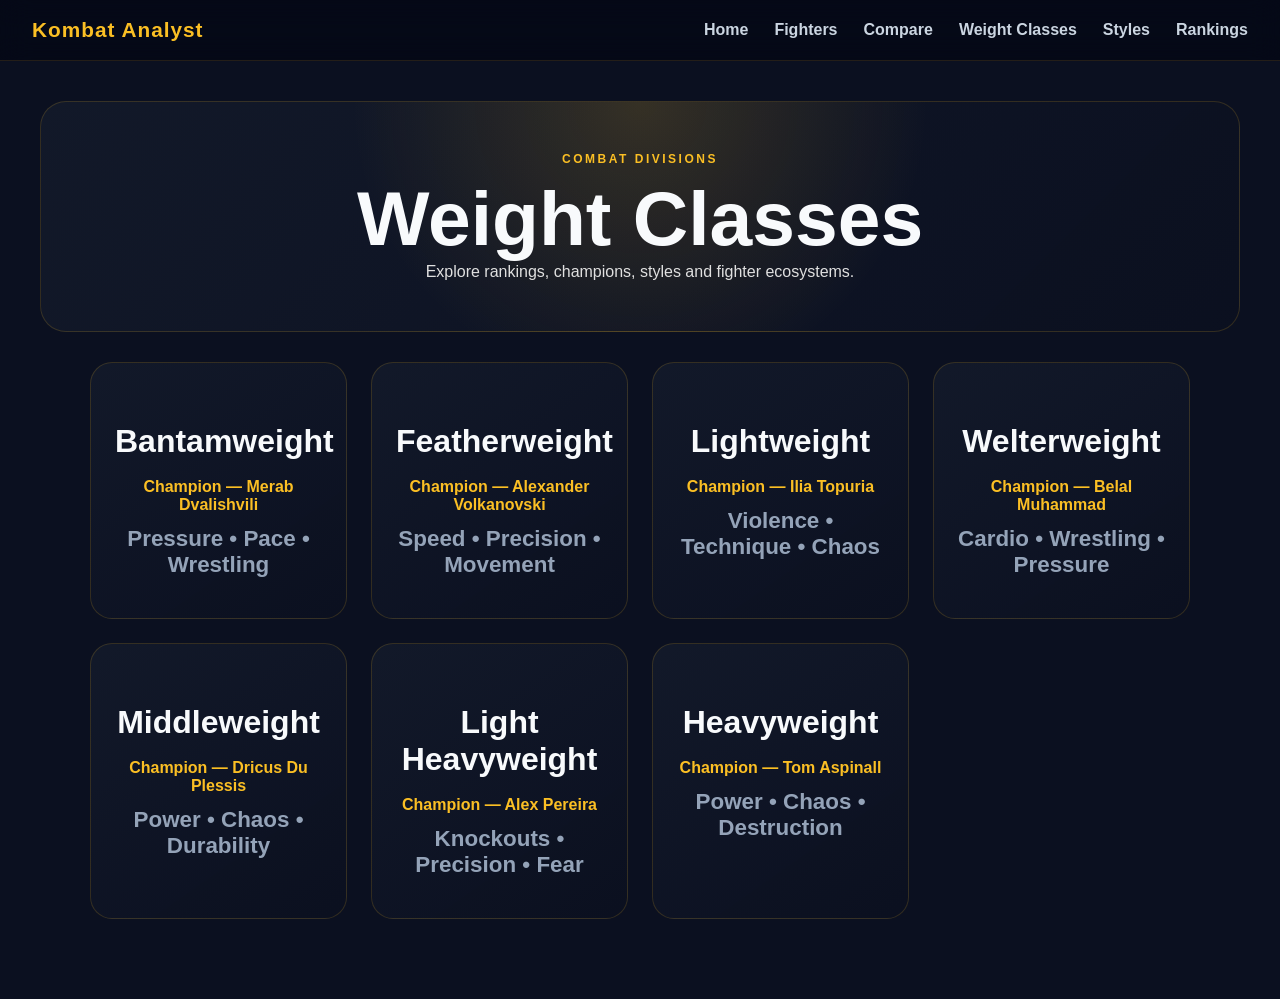
<file: divisions.html>
<!DOCTYPE html>
<html lang="en">
<head>
  <meta charset="UTF-8" />
  <meta name="viewport" content="width=device-width, initial-scale=1.0"/>
  <title>Weight Classes</title>

  <link rel="stylesheet" href="style.css">
</head>
<body>

  <nav class="navbar">
    <div class="nav-logo">Kombat Analyst</div>

    <div class="nav-links">
      <a href="index.html">Home</a>
      <a href="fighters.html">Fighters</a>
      <a href="compare.html">Compare</a>
      <a href="divisions.html">Weight Classes</a>
      <a href="styles.html">Styles</a>
      <a href="rankings.html">Rankings</a>
    </div>
  </nav>

  <section class="weightclass-hero">
    <p class="section-kicker">Combat Divisions</p>

    <h1>Weight Classes</h1>

    <p>
      Explore rankings, champions, styles and fighter ecosystems.
    </p>
  </section>

<div class="division-grid">

  <a class="division-card"
    href="weightclass.html?division=Bantamweight">

    <h2>Bantamweight</h2>

    <div class="division-champion">
      Champion — Merab Dvalishvili
    </div>

    <p>Pressure • Pace • Wrestling</p>

  </a>

  <a class="division-card"
    href="weightclass.html?division=Featherweight">

    <h2>Featherweight</h2>

    <div class="division-champion">
      Champion — Alexander Volkanovski
    </div>

    <p>Speed • Precision • Movement</p>

  </a>

  <a class="division-card"
    href="weightclass.html?division=Lightweight">

    <h2>Lightweight</h2>

    <div class="division-champion">
      Champion — Ilia Topuria
    </div>

    <p>Violence • Technique • Chaos</p>

  </a>

  <a class="division-card"
    href="weightclass.html?division=Welterweight">

    <h2>Welterweight</h2>

    <div class="division-champion">
      Champion — Belal Muhammad
    </div>

    <p>Cardio • Wrestling • Pressure</p>

  </a>

  <a class="division-card"
    href="weightclass.html?division=Middleweight">

    <h2>Middleweight</h2>

    <div class="division-champion">
      Champion — Dricus Du Plessis
    </div>

    <p>Power • Chaos • Durability</p>

  </a>

  <a class="division-card"
    href="weightclass.html?division=Light Heavyweight">

    <h2>Light Heavyweight</h2>

    <div class="division-champion">
      Champion — Alex Pereira
    </div>

    <p>Knockouts • Precision • Fear</p>

  </a>

  <a class="division-card"
    href="weightclass.html?division=Heavyweight">

    <h2>Heavyweight</h2>

    <div class="division-champion">
      Champion — Tom Aspinall
    </div>

    <p>Power • Chaos • Destruction</p>

  </a>

</div>


</body>
</html>
</file>
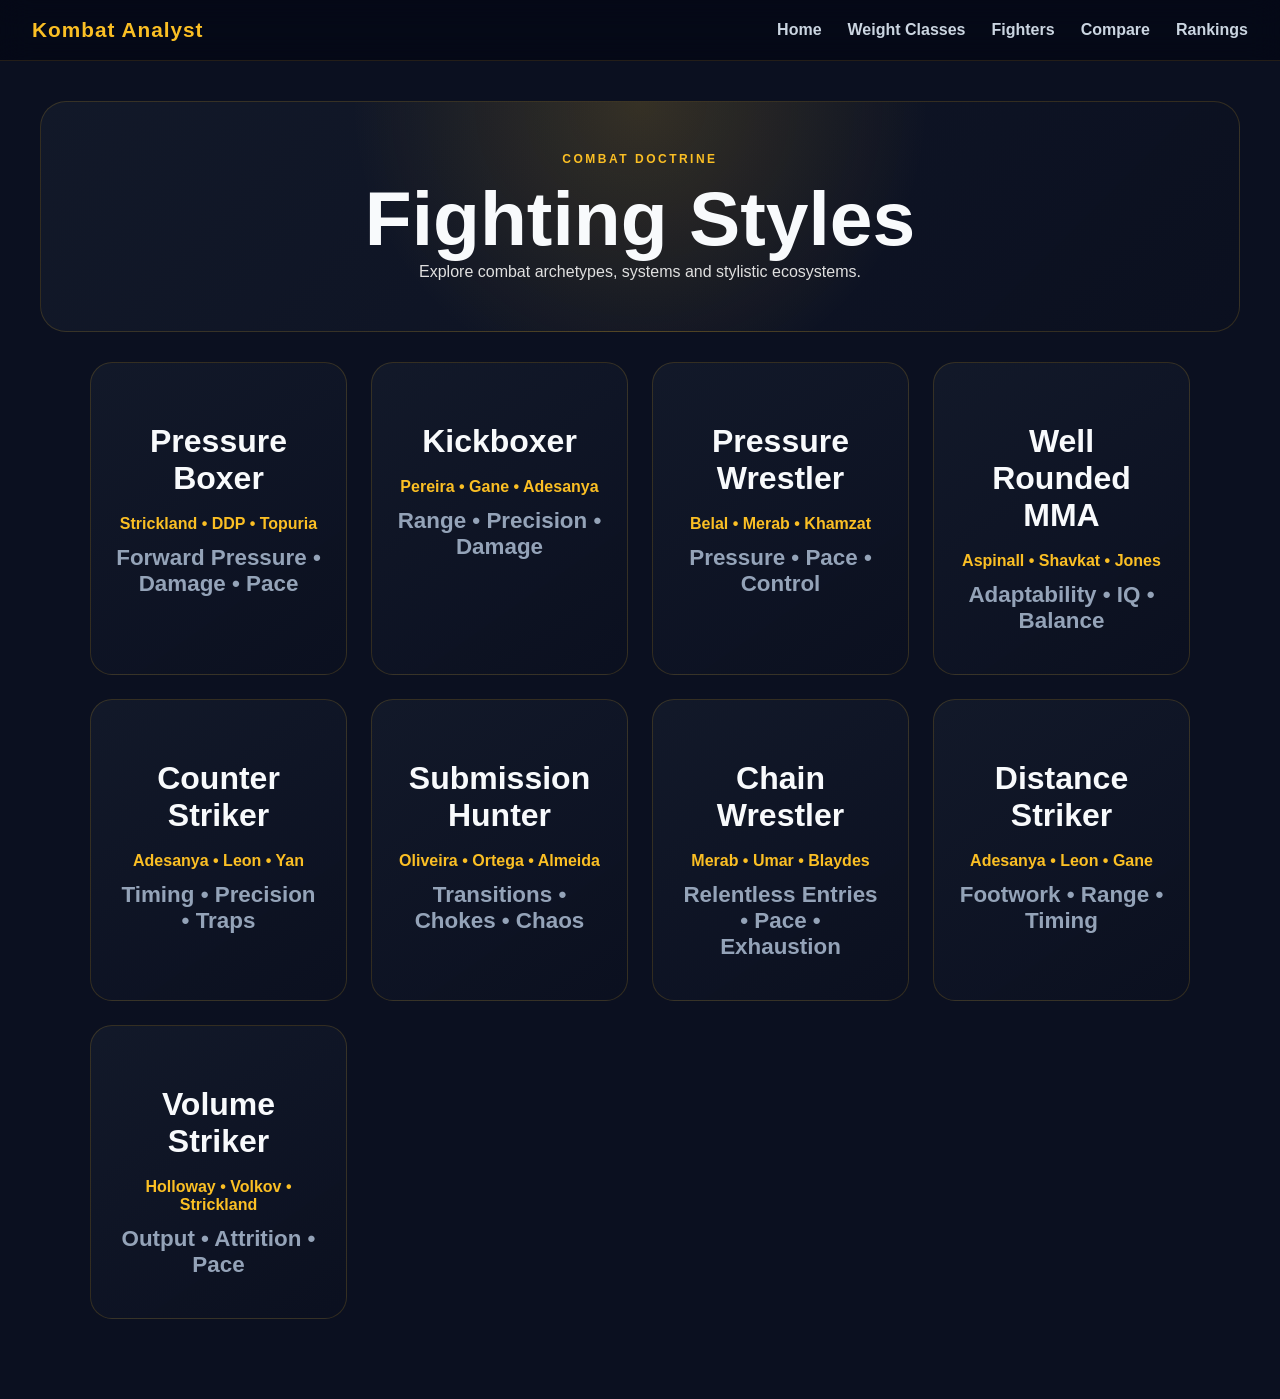
<file: styles.html>
<!DOCTYPE html>
<html lang="en">
<head>
  <meta charset="UTF-8" />
  <meta name="viewport" content="width=device-width, initial-scale=1.0"/>

  <title>Combat Styles</title>

  <link rel="stylesheet" href="style.css">
</head>
<body>

  <nav class="navbar">
    <div class="nav-logo">Kombat Analyst</div>

    <div class="nav-links">
      <a href="index.html">Home</a>
      <a href="divisions.html">Weight Classes</a>
      <a href="fighters.html">Fighters</a>
      <a href="compare.html">Compare</a>
      <a href="rankings.html">Rankings</a>
    </div>
  </nav>


  <section class="weightclass-hero">

    <p class="section-kicker">
      Combat Doctrine
    </p>

    <h1>Fighting Styles</h1>

    <p>
      Explore combat archetypes, systems and stylistic ecosystems.
    </p>

  </section>

<div class="division-grid">

  <a class="division-card"
    href="style.html?type=Pressure Boxer">

    <h2>Pressure Boxer</h2>

    <div class="division-champion">
      Strickland • DDP • Topuria
    </div>

    <p>Forward Pressure • Damage • Pace</p>

  </a>

  <a class="division-card"
    href="style.html?type=Kickboxer">

    <h2>Kickboxer</h2>

    <div class="division-champion">
      Pereira • Gane • Adesanya
    </div>

    <p>Range • Precision • Damage</p>

  </a>

  <a class="division-card"
    href="style.html?type=Pressure Wrestler">

    <h2>Pressure Wrestler</h2>

    <div class="division-champion">
      Belal • Merab • Khamzat
    </div>

    <p>Pressure • Pace • Control</p>

  </a>

  <a class="division-card"
    href="style.html?type=Well Rounded MMA Fighter">

    <h2>Well Rounded MMA</h2>

    <div class="division-champion">
      Aspinall • Shavkat • Jones
    </div>

    <p>Adaptability • IQ • Balance</p>

  </a>

  <a class="division-card"
    href="style.html?type=Counter Striker">

    <h2>Counter Striker</h2>

    <div class="division-champion">
      Adesanya • Leon • Yan
    </div>

    <p>Timing • Precision • Traps</p>

  </a>

  <a class="division-card"
    href="style.html?type=Submission Hunter">

    <h2>Submission Hunter</h2>

    <div class="division-champion">
      Oliveira • Ortega • Almeida
    </div>

    <p>Transitions • Chokes • Chaos</p>

  </a>

  <a class="division-card"
    href="style.html?type=Chain Wrestler">

    <h2>Chain Wrestler</h2>

    <div class="division-champion">
      Merab • Umar • Blaydes
    </div>

    <p>Relentless Entries • Pace • Exhaustion</p>

  </a>

  <a class="division-card"
    href="style.html?type=Distance Striker">

    <h2>Distance Striker</h2>

    <div class="division-champion">
      Adesanya • Leon • Gane
    </div>

    <p>Footwork • Range • Timing</p>

  </a>

  <a class="division-card"
    href="style.html?type=Volume Striker">

    <h2>Volume Striker</h2>

    <div class="division-champion">
      Holloway • Volkov • Strickland
    </div>

    <p>Output • Attrition • Pace</p>

  </a>

</div>

</body>
</html>
</file>
<file: style.css>
* {
    margin: 0;
    padding: 0;
    box-sizing: border-box;
}
body {
    background-color: #0B1020;
    color: #e0e0e0;
    font-family: Arial, sans-serif;
    padding: 20px;
    margin: 0;
}

header {
    text-align: center;
    margin-bottom: 30px;
}

#fighter-count {
    color: #94A3B8;
    font-size: 1rem;
}
h1 {
    color: #FBBF24;
    font-size: 2.8rem;
}

#search-input {
    display: block;
    width: 70%;
    max-width: 700px;
    min-width: 300px;

    margin: 0 auto 40px auto;

    padding: 16px 20px;
    font-size: 1.1rem;

    background-color: #1f1f1f;
    border: 1px solid #444;
    border-radius: 50px;

    color: white;
}
#fighters-container {
    display: grid;
    grid-template-columns: repeat(auto-fit, minmax(280px, 1fr));
    gap: 24px;
}

.fighter-card {
    background-color: #131A2A;
    border: 1px solid #333;
    border-radius: 16px;
    padding: 12px;
    margin-bottom: 24px;
    transition: all 0.3s ease;
    cursor: pointer;
    text-align: center;
    width: 100%;
}

.fighter-card:hover {
    transform: translateY(-8px);
    border-color: #FBBF24;
    box-shadow: 0 15px 25px rgba(255, 102, 0, 0.2);
}

.fighter-image-container {
    width: 100%;
    height: 380px;           /* Taller for better portraits */
    overflow: hidden;
    border-radius: 12px;
    margin-bottom: 16px;
    background-color: #111;
}

.fighter-image {
    width: 100%;
    height: 100%;
    object-fit: cover;
    transition: transform 0.4s ease;
}

.fighter-card:hover .fighter-image {
    transform: scale(1.06);
}

.fighter-name {
    font-size: 1.45rem;
    font-weight: bold;
    margin: 8px 0 6px 0;
    color: white;
}

.fighter-record {
    color: #FBBF24;
    font-size: 1.1rem;
    font-weight: bold;
    margin: 0;
}
/* Fighter Profile Page */

.back-button {
    display: inline-block;
    margin-bottom: 25px;
    color: #FBBF24;
    text-decoration: none;
    font-weight: bold;
}

.back-button:hover {
    opacity: 0.8;
}

.fighter-profile-card {
    max-width: 900px;
    margin: auto;
    background: #181818;
    border: 1px solid #333;
    border-radius: 18px;
    padding: 25px;
    text-align: center;
}

.profile-image {
    width: 100%;
    max-height: 500px;
    object-fit: cover;
    border-radius: 16px;
    margin-bottom: 20px;
}

.fighter-profile-card h1 {
    margin-bottom: 5px;
}

.fighter-profile-card h2 {
    color: #FBBF24;
    font-weight: normal;
    margin-top: 0;
    margin-bottom: 20px;
}

.fighter-badges {
    display: flex;
    justify-content: center;
    gap: 12px;
    flex-wrap: wrap;
    margin-bottom: 30px;
}

.fighter-badges span {
    background: #FBBF24;
    color: black;
    font-weight: bold;
    padding: 8px 14px;
    border-radius: 999px;
}

.stats-grid {
    display: grid;
    grid-template-columns: repeat(auto-fit, minmax(180px, 1fr));
    gap: 15px;
}

.stat-box {
    background: #111;
    border: 1px solid #333;
    border-radius: 12px;
    padding: 15px;
}

.stat-box h3 {
    margin-top: 0;
    color: #FBBF24;
    font-size: 1rem;
}

.stat-box p {
    margin-bottom: 0;
    font-size: 1.1rem;
    font-weight: bold;
}
.fighter-rank-badge {
    display: inline-block;
    margin-bottom: 12px;
    padding: 8px 14px;
    border-radius: 999px;
    background: linear-gradient(135deg, #FBBF24, #F59E0B);
    color: #111;
    font-weight: 700;
    font-size: 0.85rem;
    letter-spacing: 0.5px;
    box-shadow: 0 4px 12px rgba(251, 191, 36, 0.25);
}
.comparison-section {
    max-width: 800px;
    margin: 30px auto;
    margin-top: 20px;
    text-align: center;
}

.comparison-section h2 {
    margin-bottom: 20px;
}

.comparison-section select,
.comparison-section button {
    padding: 12px;
    margin: 8px;
    border-radius: 10px;
    border: none;
    font-size: 1rem;
}

.comparison-section button {
    cursor: pointer;
    font-weight: bold;
    background: #FBBF24;
    color: #111;
}

#comparison-results {
    max-width: 900px;
    margin: 30px auto;
}
.comparison-card {
    background: #131A2A;
    border-radius: 16px;
    padding: 20px;
    border: 1px solid #333;
}

.comparison-table {
    width: 100%;
    border-collapse: collapse;
}

.comparison-table th,
.comparison-table td {
    padding: 12px;
    border-bottom: 1px solid #333;
    text-align: center;
}

.comparison-table th {
    color: #FBBF24;
}
.style-matchup {
    color: #FBBF24;
    font-weight: bold;
    font-size: 1.1rem;
    margin-bottom: 20px;
    text-align: center;
}
.winner {
    color: #22C55E;
    font-weight: bold;
}
.summary-box {
    margin-top: 25px;
    padding: 20px;
    background: #0B1020;
    border: 1px solid #333;
    border-radius: 12px;
    text-align: center;
}

.summary-box h3 {
    color: #FBBF24;
    margin-top: 0;
}
.comparison-fighters {
    display: flex;
    justify-content: center;
    align-items: center;
    gap: 40px;
    margin-bottom: 25px;
    flex-wrap: wrap;
}

.comparison-fighter {
    text-align: center;
}

.comparison-image {
    width: 180px;
    height: 180px;
    object-fit: cover;
    border-radius: 50%;
    border: 3px solid #FBBF24;
}

.vs-text {
    font-size: 2rem;
    font-weight: bold;
    color: #FBBF24;
}
.advantages-box {
    margin-top: 25px;
    padding: 20px;
    background: #111827;
    border-radius: 12px;
    border: 1px solid #333;
}

.advantages-box h3 {
    color: #FBBF24;
    margin-top: 0;
}

.advantages-box p {
    margin: 8px 0;
}
.heatmap-section {
    margin-top: 35px;
}

.heatmap-section h2 {
    color: #FBBF24;
    margin-bottom: 20px;
}

.heatmap-grid {
    display: grid;
    grid-template-columns: repeat(auto-fit, minmax(280px, 1fr));
    gap: 20px;
}

.heatmap-card {
    background: #0B1020;
    border: 1px solid #333;
    border-radius: 14px;
    padding: 20px;
    text-align: left;
}

.heatmap-card h3 {
    color: #FBBF24;
    margin-top: 0;
    text-align: center;
}

.heat-row {
    display: grid;
    grid-template-columns: 60px 1fr 55px;
    align-items: center;
    gap: 10px;
    margin: 14px 0;
}

.heat-row span {
    font-weight: bold;
}

.heat-row strong {
    text-align: right;
}

.heat-bar {
    height: 12px;
    background: #1f2937;
    border-radius: 999px;
    overflow: hidden;
}

.heat-bar div {
    height: 100%;
    background: linear-gradient(90deg, #1E3A8A, #FBBF24);
    border-radius: 999px;
}
.probability-box {
    margin-top: 25px;
    padding: 20px;
    background: #111827;
    border: 1px solid #333;
    border-radius: 14px;
}

.probability-box h3 {
    color: #FBBF24;
    margin-top: 0;
}

.probability-row {
    display: flex;
    justify-content: space-between;
    margin-top: 15px;
    margin-bottom: 8px;
    font-weight: bold;
}

.probability-bar {
    height: 14px;
    background: #1f2937;
    border-radius: 999px;
    overflow: hidden;
}

.probability-fill {
    height: 100%;
    background: linear-gradient(90deg, #FBBF24, #F59E0B);
}
.hero-section {
    min-height: 80vh;

    display: flex;
    align-items: center;
    justify-content: center;

    padding: 80px 40px 40px;

    text-align: center;

    background:
        radial-gradient(circle at top,
        rgba(251,191,36,0.15),
        transparent 45%);
}

.hero-content {
    max-width: 900px;
}

.hero-kicker {
    color: #FBBF24;
    text-transform: uppercase;
    letter-spacing: 3px;
    font-size: 0.8rem;
    font-weight: 800;
    margin-bottom: 12px;
}

.hero-section h1 {
    font-size: clamp(3rem, 8vw, 6rem);
    margin: 0;
    color: #F8FAFC;
    letter-spacing: -2px;
    text-shadow: 0 0 35px rgba(251, 191, 36, 0.25);
}

.hero-subtitle {
    color: #CBD5E1;
    font-size: 1.25rem;
    margin: 16px 0 14px;
}

#fighter-count {
    color: #FBBF24;
    font-weight: 700;

    text-align: center;

    margin:
        12px auto 30px auto;

    display: block;

    width: fit-content;
}
.command-center {
    max-width: 1000px;
    margin: 0 auto 45px auto;
    padding: 28px;
    background: rgba(19, 26, 42, 0.82);
    border: 1px solid rgba(251, 191, 36, 0.18);
    border-radius: 24px;
    box-shadow: 0 24px 60px rgba(0, 0, 0, 0.35);
    backdrop-filter: blur(12px);
}

.command-header{
    max-width:800px;
    margin:0 auto;

    display:flex;
    flex-direction:column;
    align-items:center;
    justify-content:center;

    text-align:center;
}
.section-kicker {
    color: #FBBF24;
    text-transform: uppercase;
    letter-spacing: 2.5px;
    font-size: 0.75rem;
    font-weight: 800;
    margin: 0 0 8px 0;
}

.command-header h2 {
    margin: 0;
    font-size: clamp(1.8rem, 4vw, 3rem);
    color: #F8FAFC;
}

.command-center #search-input {
    display: block;
    width: 100%;
    max-width: 760px;
    margin: 0 auto 28px auto;
    padding: 16px 22px;
    font-size: 1rem;
    background: #0B1020;
    border: 1px solid rgba(251, 191, 36, 0.22);
    border-radius: 999px;
    color: white;
    outline: none;
}

.command-center #search-input:focus {
    border-color: #FBBF24;
    box-shadow: 0 0 0 4px rgba(251, 191, 36, 0.12);
}

.comparison-section {
    max-width: 900px;
    margin: 0 auto;
    text-align: center;
}

.comparison-section h3 {
    margin: 0 0 16px 0;
    color: #FBBF24;
}

.comparison-controls {
    display: grid;
    grid-template-columns: 1fr 1fr auto;
    gap: 14px;
    align-items: center;
}

.comparison-controls select,
.comparison-controls button {
    padding: 14px 16px;
    border-radius: 14px;
    border: 1px solid rgba(251, 191, 36, 0.18);
    background: #0B1020;
    color: #F8FAFC;
    font-size: 1rem;
}

.comparison-controls button {
    cursor: pointer;
    font-weight: 800;
    background: linear-gradient(135deg, #FBBF24, #F59E0B);
    color: #111827;
    border: none;
}

.comparison-controls button:hover {

    transform:
        translateY(-2px)
        scale(1.02);

    box-shadow:
        0 0 20px rgba(251,191,36,0.35);

}

@media (max-width: 760px) {
    .comparison-controls {
        grid-template-columns: 1fr;
    }
}
.fighter-card {
    position: relative;
    overflow: hidden;
    background: linear-gradient(
        180deg,
        rgba(17, 24, 39, 0.95),
        rgba(5, 8, 22, 1)
    );
    border: 1px solid rgba(251, 191, 36, 0.12);
    transition:
        transform 0.35s ease,
        box-shadow 0.35s ease,
        border-color 0.35s ease;
}

.fighter-card:hover {
    transform: translateY(-10px) scale(1.015);
    border-color: rgba(251, 191, 36, 0.45);

    box-shadow:
        0 20px 40px rgba(0,0,0,0.45),
        0 0 25px rgba(251,191,36,0.18);
}

.fighter-image-container {
    position: relative;
}

.fighter-image-container::after {
    content: "";
    position: absolute;
    inset: 0;

    background: linear-gradient(
        to top,
        rgba(5, 8, 22, 0.92) 5%,
        rgba(5, 8, 22, 0.2) 45%,
        transparent 70%
    );
}

.fighter-card-overlay {
    position: relative;
    margin-top: -90px;
    z-index: 2;
    padding: 0 16px 18px;
}

.fighter-division {
    display: inline-block;
    margin-bottom: 10px;
    padding: 6px 12px;

    border-radius: 999px;

    background: rgba(251, 191, 36, 0.12);

    border: 1px solid rgba(251, 191, 36, 0.25);

    color: #FBBF24;

    font-size: 0.72rem;
    font-weight: 800;
    letter-spacing: 1px;
    text-transform: uppercase;
}

.fighter-name {
    font-size: 1.5rem;
    font-weight: 800;
    color: #F8FAFC;
    margin-bottom: 6px;
}

.fighter-record {
    color: #CBD5E1;
    font-size: 1rem;
}

.fighter-rank-badge {
    display: inline-block;

    margin-bottom: 12px;

    padding: 7px 14px;

    border-radius: 999px;

    background: linear-gradient(
        135deg,
        #FBBF24,
        #F59E0B
    );

    color: #111827;

    font-size: 0.78rem;
    font-weight: 900;

    box-shadow:
        0 0 18px rgba(251,191,36,0.28);
}
.arena-header {
    text-align: center;
    margin-bottom: 28px;
}

.arena-kicker {
    color: #FBBF24;
    text-transform: uppercase;
    letter-spacing: 3px;
    font-size: 0.75rem;
    font-weight: 800;
    margin-bottom: 10px;
}

.arena-title {
    font-size: clamp(2rem, 5vw, 3.5rem);
    margin: 0;
    color: #F8FAFC;
    line-height: 1.1;
}

.arena-title span {
    color: #FBBF24;
}

.probability-fighters {
    display: flex;
    justify-content: space-between;
    margin-bottom: 10px;
    color: #CBD5E1;
    font-weight: 700;
}

.probability-values {
    display: flex;
    justify-content: space-between;
    margin-top: 10px;
}

.analysis-box {
    margin-top: 24px;
    padding: 22px;
    background:
        linear-gradient(
            135deg,
            rgba(17,24,39,0.95),
            rgba(11,16,32,0.95)
        );

    border: 1px solid rgba(251,191,36,0.12);

    border-radius: 16px;
}

.analysis-box h3 {
    color: #FBBF24;
    margin-top: 0;
}

.analysis-box p {
    color: #CBD5E1;
    line-height: 1.7;
}
@keyframes fadeUp {
    from {
        opacity: 0;
        transform: translateY(18px);
    }

    to {
        opacity: 1;
        transform: translateY(0);
    }
}

.fighter-card,
.comparison-card,
.fighter-profile-card,
.command-center {
    animation: fadeUp 0.6s ease both;
}

.probability-fill,
.heat-bar div {
    animation: growBar 0.9s ease forwards;
    transform-origin: left;
}

@keyframes growBar {
    from {
        transform: scaleX(0);
    }

    to {
        transform: scaleX(1);
    }
}
html {
    scroll-behavior: smooth;
}
.profile-hero {
    display: grid;
    grid-template-columns: minmax(260px, 380px) 1fr;
    gap: 30px;
    align-items: center;
    margin-bottom: 35px;
    text-align: left;
}

.profile-hero .profile-image {
    width: 100%;
    height: 460px;
    object-fit: cover;
    border-radius: 18px;
    border: 1px solid rgba(251, 191, 36, 0.25);
    box-shadow: 0 20px 50px rgba(0,0,0,0.45);
}

.profile-hero-content h1 {
    font-size: clamp(2.4rem, 6vw, 5rem);
    line-height: 1;
    margin: 12px 0 8px;
    color: #F8FAFC;
}

.profile-hero-content h2 {
    color: #FBBF24;
    font-weight: 500;
    margin: 0 0 18px;
}

.profile-division {
    color: #94A3B8;
    text-transform: uppercase;
    letter-spacing: 2px;
    font-weight: 800;
    margin: 14px 0 0;
}

.profile-record {
    display: inline-block;
    color: #F8FAFC;
    background: rgba(251, 191, 36, 0.1);
    border: 1px solid rgba(251, 191, 36, 0.2);
    padding: 10px 16px;
    border-radius: 999px;
    font-weight: 800;
}

@media (max-width: 800px) {
    .profile-hero {
        grid-template-columns: 1fr;
        text-align: center;
    }

    .profile-hero .profile-image {
        height: 420px;
    }
}
.insight-grid {
    display: grid;
    grid-template-columns: repeat(auto-fit, minmax(240px, 1fr));
    gap: 18px;
    margin-bottom: 22px;
}

.insight-card {
    padding: 22px;
    border-radius: 18px;

    background:
        linear-gradient(
            135deg,
            rgba(17,24,39,0.96),
            rgba(11,16,32,0.96)
        );

    border: 1px solid rgba(251,191,36,0.14);

    box-shadow:
        0 15px 35px rgba(0,0,0,0.28);
}

.insight-card span {
    color: #94A3B8;
    font-size: 0.72rem;
    letter-spacing: 2px;
    text-transform: uppercase;
    font-weight: 800;
}

.insight-card h3 {
    margin: 12px 0 0;
    color: #FBBF24;
    font-size: 1.35rem;
}
.fight-night-hero {
    max-width: 1000px;
    margin: 0 auto 40px auto;
    padding: 32px;
    text-align: center;

    background:
        radial-gradient(circle at top, rgba(251,191,36,0.18), transparent 40%),
        linear-gradient(135deg, rgba(19,26,42,0.95), rgba(11,16,32,0.98));

    border: 1px solid rgba(251,191,36,0.18);
    border-radius: 26px;
    box-shadow: 0 25px 60px rgba(0,0,0,0.38);
}

.fight-night-hero h2 {
    font-size: clamp(2rem, 5vw, 4rem);
    color: #F8FAFC;
    margin: 10px 0;
}

.fight-night-subtitle {
    color: #CBD5E1;
    font-size: 1.1rem;
    margin-bottom: 26px;
}

.fight-night-score {
    display: grid;
    grid-template-columns: 1fr 1fr;
    gap: 18px;
}

.fight-night-score div {
    padding: 20px;
    border-radius: 18px;
    background: rgba(5,8,22,0.7);
    border: 1px solid rgba(251,191,36,0.14);
}

.fight-night-score span {
    display: block;
    color: #94A3B8;
    margin-bottom: 8px;
    font-weight: 700;
}

.fight-night-score strong {
    font-size: 2.4rem;
    color: #FBBF24;
}

@media (max-width: 700px) {
    .fight-night-score {
        grid-template-columns: 1fr;
    }
}
.navbar {
    position: sticky;
    top: 0;
    z-index: 1000;

    display: flex;
    justify-content: space-between;
    align-items: center;

    padding: 18px 32px;

    background: rgba(5, 8, 22, 0.88);

    backdrop-filter: blur(14px);

    border-bottom:
        1px solid rgba(251,191,36,0.12);
}

.nav-logo {
    font-size: 1.3rem;
    font-weight: 900;
    color: #FBBF24;
    letter-spacing: 1px;
}

.nav-links {
    display: flex;
    gap: 26px;
}

.nav-links a {
    color: #CBD5E1;
    text-decoration: none;
    font-weight: 700;
    transition:
        color 0.25s ease,
        transform 0.25s ease;
}

.nav-links a:hover {
    color: #FBBF24;
    transform: translateY(-2px);
}

@media (max-width: 700px) {

    .navbar {
        flex-direction: column;
        gap: 14px;
        padding: 18px;
    }

    .nav-links {
        gap: 18px;
        flex-wrap: wrap;
        justify-content: center;
    }

}

/* EMERGENCY LAYOUT RESET */

html,
body {
    width: 100%;
    max-width: 100%;
    overflow-x: hidden;
}

body {
    padding: 0;
}

.navbar {
    width: 100%;
}

.hero-section {
    margin: 0 0 40px 0;
}

.fight-night-hero,
.command-center,
#comparison-results,
#fighters-container {
    width: calc(100% - 40px);
    max-width: 1200px;
    margin-left: auto;
    margin-right: auto;
}

#fighters-container {
    display: grid;
    grid-template-columns: repeat(auto-fit, minmax(280px, 1fr));
    gap: 24px;
}

.fighter-card {
    width: auto;
    max-width: 100%;
    min-width: 0;
    box-sizing: border-box;
}

.fighter-image-container {
    width: 100%;
}
/* HARD LAYOUT OVERRIDE */

body {
    padding: 0 !important;
    margin: 0 !important;
    overflow-x: hidden !important;
}

.navbar {
    position: sticky !important;
    top: 0 !important;
    width: 100% !important;
    margin: 0 !important;
}

.hero-section {
    min-height: auto !important;
    margin: 0 !important;
    padding: 70px 20px 60px !important;
}

.fight-night-hero,
.command-center,
#comparison-results,
#fighters-container {
    width: min(1200px, calc(100% - 40px)) !important;
    margin-left: auto !important;
    margin-right: auto !important;
}

#fighters-container {
    display: grid !important;
    grid-template-columns: repeat(auto-fit, minmax(280px, 1fr)) !important;
    gap: 24px !important;
}

.fighter-card {
    width: 100% !important;
    min-width: 0 !important;
}
.site-footer {
    margin-top: 80px;
    padding: 50px 20px;

    background:
        linear-gradient(
            180deg,
            rgba(5,8,22,0.95),
            rgba(2,6,15,1)
        );

    border-top:
        1px solid rgba(251,191,36,0.12);

    text-align: center;
}

.footer-content {
    max-width: 900px;
    margin: 0 auto;
}

.site-footer h3 {
    color: #FBBF24;
    font-size: 2rem;
    margin-bottom: 12px;
}

.site-footer p {
    color: #94A3B8;
    line-height: 1.7;
}

.footer-links {
    display: flex;
    justify-content: center;
    gap: 24px;

    margin: 24px 0;
    flex-wrap: wrap;
}

.footer-links a {
    color: #CBD5E1;
    text-decoration: none;
    font-weight: 700;

    transition:
        color 0.25s ease,
        transform 0.25s ease;
}

.footer-links a:hover {
    color: #FBBF24;
    transform: translateY(-2px);
}

.footer-copy {
    margin-top: 24px;
    font-size: 0.9rem;
    color: #64748B;
}
/* Fix Hero Scaling */
@media (max-width: 700px) {

    .hero-section {
        padding: 60px 20px 40px;
        min-height: auto;
    }

    .hero-section h1 {
        font-size: 3rem;
        line-height: 1;
    }

    .hero-subtitle {
        font-size: 1rem;
    }

    .hero-kicker {
        font-size: 0.7rem;
        letter-spacing: 2px;
    }

}
/* Improve Fighter Cards on Mobile */
@media (max-width: 700px) {

    #fighters-container {
        grid-template-columns: 1fr;
        width: calc(100% - 24px) !important;
    }

    .fighter-image-container {
        height: 420px;
    }

    .fighter-name {
        font-size: 1.3rem;
    }

}
/* Improve Comparison Arena */
@media (max-width: 700px) {

    .comparison-card {
        padding: 18px;
    }

    .arena-title {
        font-size: 2rem;
    }

    .comparison-image {
        width: 130px;
        height: 130px;
    }

    .vs-text {
        font-size: 1.4rem;
    }

    .comparison-table {
        font-size: 0.9rem;
    }

    .comparison-table th,
    .comparison-table td {
        padding: 8px;
    }

}
/* Fix Footer Mobile Layout */
@media (max-width: 700px) {

    .footer-links {
        gap: 16px;
    }

    .site-footer h3 {
        font-size: 1.6rem;
    }

}
/* smooth section reveal */
.fade-section {
    opacity: 0;
    transform: translateY(24px);

    animation:
        fadeSection 0.8s ease forwards;
}
/* Premium Scrollbar */
@keyframes fadeSection {

    to {
        opacity: 1;
        transform: translateY(0);
    }

}
::-webkit-scrollbar {
    width: 10px;
}

::-webkit-scrollbar-track {
    background: #0B1020;
}

::-webkit-scrollbar-thumb {
    background:
        linear-gradient(
            180deg,
            #FBBF24,
            #F59E0B
        );

    border-radius: 999px;
}
/* Mobile Search Bar Fix*/
@media (max-width: 700px) {

    .command-center #search-input {
        width: 100%;
        max-width: 100%;

        padding: 14px 18px;

        font-size: 1rem;

        margin-bottom: 14px;
    }

    #fighter-count {
        text-align: center;
        margin-bottom: 26px;
        font-size: 0.95rem;
    }

}
 .back-to-top {
    position: fixed;
    right: 20px;
    bottom: 24px;
    z-index: 2000;

    width: 48px;
    height: 48px;

    border-radius: 50%;
    border: 1px solid rgba(251,191,36,0.25);

    background: linear-gradient(135deg, #FBBF24, #F59E0B);
    color: #111827;

    font-size: 1.4rem;
    font-weight: 900;

    cursor: pointer;

    box-shadow:
        0 12px 30px rgba(0,0,0,0.35),
        0 0 20px rgba(251,191,36,0.25);
}

.back-to-top:hover {
    transform: translateY(-3px);
}
.back-to-top {
    opacity: 0;
    pointer-events: none;
    transition: opacity 0.25s ease, transform 0.25s ease;
}

.back-to-top.show {
    opacity: 1;
    pointer-events: auto;
}
.empty-state {
    grid-column: 1 / -1;

    text-align: center;

    padding: 60px 20px;

    background:
        linear-gradient(
            135deg,
            rgba(17,24,39,0.92),
            rgba(11,16,32,0.95)
        );

    border:
        1px solid rgba(251,191,36,0.12);

    border-radius: 24px;
}

.empty-state h2 {
    color: #FBBF24;
    margin-bottom: 10px;
}

.empty-state p {
    color: #94A3B8;
}
.comparison-placeholder {
    max-width: 900px;

    margin: 0 auto;

    padding: 50px 20px;

    text-align: center;

    background:
        linear-gradient(
            135deg,
            rgba(17,24,39,0.92),
            rgba(11,16,32,0.96)
        );

    border:
        1px solid rgba(251,191,36,0.12);

    border-radius: 24px;
}

.comparison-placeholder h2 {
    color: #FBBF24;
    margin-bottom: 12px;
}

.comparison-placeholder p {
    color: #94A3B8;
}
.skeleton-card {
    height: 480px;

    border-radius: 24px;

    background:
        linear-gradient(
            90deg,
            rgba(17,24,39,0.9) 25%,
            rgba(30,41,59,0.95) 50%,
            rgba(17,24,39,0.9) 75%
        );

    background-size: 200% 100%;

    animation:
        skeletonLoading 1.4s infinite linear;
}

@keyframes skeletonLoading {

    from {
        background-position: 200% 0;
    }

    to {
        background-position: -200% 0;
    }

}
@media (max-width: 700px) {

    .command-center #search-input,
    #search-input {
        width: 100% !important;
        max-width: 100% !important;
        min-width: 0 !important;

        box-sizing: border-box !important;
    }

}
.combat-dna {
    margin-top: 28px;
    padding: 22px;
    border-radius: 22px;
    background: linear-gradient(
        135deg,
        rgba(17,24,39,0.92),
        rgba(11,16,32,0.96)
    );
    border: 1px solid rgba(251,191,36,0.12);
}

.combat-dna h3 {
    color: #FBBF24;
    margin-bottom: 18px;
    text-align: center;
}

.dna-styles {
    display: flex;
    flex-direction: column;
    gap: 12px;
    margin-bottom: 18px;
}

.dna-style {
    padding: 12px 18px;
    border-radius: 999px;
    text-align: center;
    font-weight: 700;
}

.primary-style {
    background: linear-gradient(
        135deg,
        rgba(251,191,36,0.22),
        rgba(245,158,11,0.15)
    );
    color: #FBBF24;
    border: 1px solid rgba(251,191,36,0.22);
}

.secondary-style {
    background: rgba(148,163,184,0.08);
    color: #CBD5E1;
    border: 1px solid rgba(148,163,184,0.12);
}

.dna-traits {
    display: flex;
    flex-wrap: wrap;
    justify-content: center;
    gap: 10px;
}

.dna-trait {
    padding: 8px 14px;
    border-radius: 999px;
    background: rgba(255,255,255,0.05);
    color: #94A3B8;
    font-size: 0.85rem;
    font-weight: 600;
}
.comparison-dna-grid {
    display: grid;
    grid-template-columns: 1fr 1fr;
    gap: 22px;
}

.comparison-dna-grid h4 {
    color: #F8FAFC;
    text-align: center;
    margin-bottom: 14px;
}

@media (max-width: 700px) {
    .comparison-dna-grid {
        grid-template-columns: 1fr;
    }
}
.style-interaction-box {
    margin-top: 24px;
    padding: 22px;

    border-radius: 18px;

    background:
        linear-gradient(
            135deg,
            rgba(251,191,36,0.08),
            rgba(11,16,32,0.96)
        );

    border:
        1px solid rgba(251,191,36,0.16);
}

.style-interaction-box h3 {
    color: #FBBF24;
    margin-bottom: 12px;
}

.style-interaction-box p {
    color: #CBD5E1;
    line-height: 1.7;
}
.fight-narrative-box {
    margin-top: 24px;

    padding: 24px;

    border-radius: 20px;

    background:
        linear-gradient(
            135deg,
            rgba(30,41,59,0.92),
            rgba(11,16,32,0.96)
        );

    border:
        1px solid rgba(148,163,184,0.14);
}

.fight-narrative-box h3 {
    color: #FBBF24;

    margin-bottom: 14px;
}

.fight-narrative-box p {
    color: #CBD5E1;

    line-height: 1.8;
}.fight-narrative-box {
    margin-top: 24px;

    padding: 24px;

    border-radius: 20px;

    background:
        linear-gradient(
            135deg,
            rgba(30,41,59,0.92),
            rgba(11,16,32,0.96)
        );

    border:
        1px solid rgba(148,163,184,0.14);
}

.fight-narrative-box h3 {
    color: #FBBF24;

    margin-bottom: 14px;
}

.fight-narrative-box p {
    color: #CBD5E1;

    line-height: 1.8;
}
.volatility-box {
    margin-top: 24px;

    padding: 22px;

    border-radius: 18px;

    background:
        linear-gradient(
            135deg,
            rgba(127,29,29,0.18),
            rgba(11,16,32,0.96)
        );

    border:
        1px solid rgba(239,68,68,0.18);

    text-align: center;
}

.volatility-box h3 {
    color: #F87171;

    margin-bottom: 12px;
}

.volatility-box p {
    color: #FCA5A5;

    font-size: 1.1rem;

    font-weight: 700;
}
.historical-insight-box {
    margin-top: 24px;

    padding: 24px;

    border-radius: 20px;

    background:
        linear-gradient(
            135deg,
            rgba(20,83,45,0.18),
            rgba(11,16,32,0.96)
        );

    border:
        1px solid rgba(34,197,94,0.18);
}

.historical-insight-box h3 {
    color: #4ADE80;

    margin-bottom: 14px;
}

.historical-insight-box p {
    color: #DCFCE7;

    line-height: 1.8;
}
.meta-insight-box {
    margin-top: 24px;

    padding: 24px;

    border-radius: 20px;

    background:
        linear-gradient(
            135deg,
            rgba(30,64,175,0.18),
            rgba(11,16,32,0.96)
        );

    border:
        1px solid rgba(96,165,250,0.18);
}

.meta-insight-box h3 {
    color: #60A5FA;

    margin-bottom: 14px;
}

.meta-insight-box p {
    color: #DBEAFE;

    line-height: 1.8;
}
.round-dynamics-box {
    margin-top: 24px;

    padding: 24px;

    border-radius: 20px;

    background:
        linear-gradient(
            135deg,
            rgba(88,28,135,0.18),
            rgba(11,16,32,0.96)
        );

    border:
        1px solid rgba(168,85,247,0.18);
}

.round-dynamics-box h3 {
    color: #C084FC;

    margin-bottom: 14px;
}

.round-dynamics-box p {
    color: #E9D5FF;

    line-height: 1.8;
}
.cardio-box {
    margin-top: 24px;

    padding: 24px;

    border-radius: 20px;

    background:
        linear-gradient(
            135deg,
            rgba(120,53,15,0.18),
            rgba(11,16,32,0.96)
        );

    border:
        1px solid rgba(251,146,60,0.18);
}

.cardio-box h3 {
    color: #FB923C;

    margin-bottom: 14px;
}

.cardio-box p {
    color: #FED7AA;

    line-height: 1.8;
}
.finish-box {
    margin-top: 24px;

    padding: 24px;

    border-radius: 20px;

    background:
        linear-gradient(
            135deg,
            rgba(127,29,29,0.22),
            rgba(11,16,32,0.96)
        );

    border:
        1px solid rgba(248,113,113,0.18);
}

.finish-box h3 {
    color: #F87171;

    margin-bottom: 14px;
}

.finish-box p {
    color: #FECACA;

    line-height: 1.8;
}
.upset-box {
    margin-top: 24px;

    padding: 24px;

    border-radius: 20px;

    background:
        linear-gradient(
            135deg,
            rgba(91,33,182,0.18),
            rgba(11,16,32,0.96)
        );

    border:
        1px solid rgba(167,139,250,0.18);
}

.upset-box h3 {
    color: #A78BFA;

    margin-bottom: 14px;
}

.upset-box p {
    color: #DDD6FE;

    line-height: 1.8;
}
.momentum-box {
    margin-top: 24px;

    padding: 24px;

    border-radius: 20px;

    background:
        linear-gradient(
            135deg,
            rgba(6,78,59,0.18),
            rgba(11,16,32,0.96)
        );

    border:
        1px solid rgba(45,212,191,0.18);
}

.momentum-box h3 {
    color: #2DD4BF;

    margin-bottom: 14px;
}

.momentum-box p {
    color: #CCFBF1;

    line-height: 1.8;
}
.fighter-analysis-box {
    margin-top: 28px;

    padding: 28px;

    border-radius: 20px;

    background:
        linear-gradient(
            135deg,
            rgba(17,24,39,0.96),
            rgba(11,16,32,0.96)
        );

    border:
        1px solid rgba(251,191,36,0.14);

    box-shadow:
        0 15px 35px rgba(0,0,0,0.28);
}

.fighter-analysis-box h2 {
    color: #FBBF24;

    margin-bottom: 16px;
}

.fighter-analysis-box p {
    color: #CBD5E1;

    line-height: 1.9;

    font-size: 1.05rem;
}
.style-breakdown-grid {
    display: grid;

    grid-template-columns:
        repeat(auto-fit, minmax(320px, 1fr));

    gap: 24px;

    margin-top: 28px;
}

.style-box {
    padding: 26px;

    border-radius: 20px;

    background:
        linear-gradient(
            135deg,
            rgba(17,24,39,0.96),
            rgba(11,16,32,0.96)
        );

    border:
        1px solid rgba(251,191,36,0.12);
}

.style-box h2 {
    margin-top: 0;

    margin-bottom: 18px;
}

.style-box p {
    margin: 12px 0;

    line-height: 1.7;
}

.strengths-box h2 {
    color: #22C55E;
}

.strengths-box p {
    color: #DCFCE7;
}

.weaknesses-box h2 {
    color: #EF4444;
}

.weaknesses-box p {
    color: #FECACA;
}
.matchup-tendencies-grid {
    display: grid;
    grid-template-columns: repeat(auto-fit, minmax(320px, 1fr));
    gap: 24px;
    margin-top: 28px;
}

.tendency-box {
    padding: 26px;
    border-radius: 20px;

    background:
        linear-gradient(
            135deg,
            rgba(17,24,39,0.96),
            rgba(11,16,32,0.96)
        );

    border: 1px solid rgba(251,191,36,0.12);
}

.tendency-box h2 {
    margin-top: 0;
    margin-bottom: 18px;
}

.tendency-box p {
    margin: 12px 0;
    line-height: 1.7;
}

.best-matchups-box h2 {
    color: #FBBF24;
}

.best-matchups-box p {
    color: #FEF3C7;
}

.danger-matchups-box h2 {
    color: #FB7185;
}

.danger-matchups-box p {
    color: #FFE4E6;
}
.profile-hero-layout {
    display: grid;

    grid-template-columns:
        420px 1fr;

    gap: 40px;

    align-items: start;

    margin-bottom: 42px;
}

.profile-image-section {
    position: sticky;

    top: 120px;
}

.profile-image {
    width: 100%;

    border-radius: 28px;

    border:
        2px solid rgba(255,255,255,0.08);

    box-shadow:
        0 25px 60px rgba(0,0,0,0.45);
}

.profile-info-section {
    display: flex;

    flex-direction: column;

    gap: 24px;
}

.profile-info-section h1 {
    font-size: 4rem;

    line-height: 1;

    margin: 0;
}

.profile-info-section h2 {
    font-size: 1.5rem;

    color: #94A3B8;

    margin-top: -8px;
}

.profile-record {
    font-size: 1.3rem;

    color: #FBBF24;

    font-weight: 700;
}

.profile-division {
    color: #CBD5E1;

    text-transform: uppercase;

    letter-spacing: 2px;

    font-size: 0.85rem;
}

@media (max-width: 980px) {

    .profile-hero-layout {

        grid-template-columns: 1fr;

    }

    .profile-image-section {

        position: relative;

        top: auto;

    }

    .profile-info-section h1 {

        font-size: 2.8rem;

    }

}
.cinematic-hero {
    position: relative;

    overflow: hidden;

    border-radius: 32px;

    margin-bottom: 40px;

    min-height: 620px;

    background:
        radial-gradient(
            circle at top left,
            rgba(251,191,36,0.12),
            transparent 35%
        ),
        linear-gradient(
            135deg,
            rgba(8,15,30,0.98),
            rgba(3,7,18,1)
        );

    border:
        1px solid rgba(255,255,255,0.06);

    box-shadow:
        0 30px 80px rgba(0,0,0,0.55);
}

.cinematic-overlay {
    position: absolute;

    inset: 0;

    background:
        linear-gradient(
            to right,
            rgba(2,6,23,0.15),
            rgba(2,6,23,0.88)
        );

    pointer-events: none;
}

.cinematic-content {
    position: relative;

    z-index: 2;

    display: grid;

    grid-template-columns: 480px 1fr;

    gap: 40px;

    align-items: center;

    padding: 50px;
}

.cinematic-image-side {
    display: flex;

    align-items: flex-end;

    justify-content: center;
}

.cinematic-fighter-image {
    width: 100%;

    max-width: 430px;

    border-radius: 28px;

    object-fit: cover;

    box-shadow:
        0 30px 60px rgba(0,0,0,0.45);

    border:
        2px solid rgba(255,255,255,0.08);
}

.cinematic-info-side h1 {
    font-size: 5rem;

    line-height: 0.95;

    margin: 12px 0;

    color: white;
}

.cinematic-info-side h2 {
    font-size: 1.8rem;

    color: #FBBF24;

    margin-bottom: 22px;
}

.profile-record {
    font-size: 1.4rem;

    font-weight: 700;

    color: #E2E8F0;

    margin-bottom: 24px;
}

.fighter-intro-text {
    max-width: 720px;

    line-height: 1.9;

    color: #CBD5E1;

    font-size: 1.08rem;
}

@media (max-width: 1100px) {

    .cinematic-content {

        grid-template-columns: 1fr;

        text-align: center;
    }

    .cinematic-info-side h1 {

        font-size: 3.5rem;
    }

    .cinematic-fighter-image {

        max-width: 320px;
    }

}
/* CINEMATIC FIGHTER PROFILE ONLY */

.fighter-profile-card {
    max-width: 1180px;
    width: min(1180px, calc(100% - 40px));
    overflow: hidden;
}

.cinematic-hero {
    position: relative;
    overflow: hidden;
    border-radius: 32px;
    margin-bottom: 40px;
    min-height: auto;

    background:
        radial-gradient(circle at top left, rgba(251,191,36,0.12), transparent 35%),
        linear-gradient(135deg, rgba(8,15,30,0.98), rgba(3,7,18,1));

    border: 1px solid rgba(255,255,255,0.06);
    box-shadow: 0 30px 80px rgba(0,0,0,0.55);
}

.cinematic-content {
    display: grid;
    grid-template-columns: 42% 58%;
    gap: 28px;
    align-items: center;
    padding: 44px;
}

.cinematic-image-side {
    display: flex;
    justify-content: center;
}

.cinematic-fighter-image {
    width: 100%;
    max-width: 420px;
    height: 380px;
    object-fit: cover;
    border-radius: 28px;
    border: 2px solid rgba(255,255,255,0.08);
    box-shadow: 0 30px 60px rgba(0,0,0,0.45);
}

.cinematic-info-side {
    min-width: 0;
    overflow-wrap: break-word;
}

.cinematic-info-side h1 {
    font-size: clamp(2.8rem, 5vw, 4.8rem);
    line-height: 0.95;
    color: white;
    margin: 12px 0;
}

.cinematic-info-side h2 {
    font-size: 1.8rem;
    color: #FBBF24;
    margin-bottom: 22px;
}

.fighter-intro-text {
    max-width: 100%;
    color: #CBD5E1;
    line-height: 1.9;
    font-size: 1.05rem;
}

@media (max-width: 900px) {
    .cinematic-content {
        grid-template-columns: 1fr;
        text-align: center;
        padding: 28px;
    }

    .cinematic-fighter-image {
        height: 380px;
    }
}
.win-conditions-box {
    margin-top: 28px;

    padding: 28px;

    border-radius: 22px;

    background:
        linear-gradient(
            135deg,
            rgba(17,24,39,0.96),
            rgba(11,16,32,0.96)
        );

    border:
        1px solid rgba(251,191,36,0.14);

    box-shadow:
        0 18px 42px rgba(0,0,0,0.28);
}

.win-conditions-box h2 {
    color: #FBBF24;

    margin-bottom: 18px;
}

.win-conditions-box p {
    margin: 14px 0;

    color: #E5E7EB;

    line-height: 1.8;
}
.danger-zones-box,
.historical-comparison-box,
.meta-relevance-box {
    margin-top: 28px;

    padding: 28px;

    border-radius: 22px;

    background:
        linear-gradient(
            135deg,
            rgba(17,24,39,0.96),
            rgba(11,16,32,0.96)
        );

    border:
        1px solid rgba(251,191,36,0.14);

    box-shadow:
        0 18px 42px rgba(0,0,0,0.28);
}

.danger-zones-box h2 {
    color: #F87171;

    margin-bottom: 18px;
}

.historical-comparison-box h2 {
    color: #60A5FA;

    margin-bottom: 18px;
}

.meta-relevance-box h2 {
    color: #4ADE80;

    margin-bottom: 18px;
}

.danger-zones-box p,
.historical-comparison-box p,
.meta-relevance-box p {
    margin: 14px 0;

    line-height: 1.8;

    color: #E5E7EB;
}
.weightclass-hero {
    max-width: 1200px;
    margin: 40px auto 30px auto;
    padding: 50px 24px;
    text-align: center;

    border-radius: 26px;

    background:
        radial-gradient(circle at top, rgba(251,191,36,0.16), transparent 45%),
        linear-gradient(135deg, rgba(19,26,42,0.95), rgba(11,16,32,0.98));

    border: 1px solid rgba(251,191,36,0.16);
}

.weightclass-hero h1 {
    color: #F8FAFC;
    font-size: clamp(2.5rem, 6vw, 5rem);
}

#weightclass-count {
    color: #FBBF24;
    font-weight: 800;
    margin-top: 12px;
}

#weightclass-fighters {
    width: min(1200px, calc(100% - 40px));
    margin: 0 auto 80px auto;

    display: grid;
    grid-template-columns: repeat(auto-fit, minmax(280px, 1fr));
    gap: 24px;
}
.division-grid {
    width: min(1100px, calc(100% - 40px));

    margin: 0 auto 80px auto;

    display: grid;
    grid-template-columns: repeat(auto-fit, minmax(240px, 1fr));

    gap: 24px;
}

.division-card {
    padding: 40px 24px;

    border-radius: 22px;

    text-decoration: none;

    color: #F8FAFC;
    font-size: 1.4rem;
    font-weight: 800;
    text-align: center;

    background:
        linear-gradient(145deg,
        rgba(19,26,42,0.96),
        rgba(11,16,32,0.98));

    border: 1px solid rgba(251,191,36,0.16);

    transition: all 0.25s ease;
}

.division-card:hover {
    transform: translateY(-6px);

    border-color: rgba(251,191,36,0.45);

    box-shadow:
        0 20px 40px rgba(0,0,0,0.45);
}
.back-button-container {
    width: min(1200px, calc(100% - 40px));

    margin: 24px auto 0 auto;
}

.back-button {
    display: inline-flex;
    align-items: center;
    gap: 10px;

    padding: 12px 20px;

    border-radius: 14px;

    text-decoration: none;

    color: #F8FAFC;
    font-weight: 700;

    background:
        linear-gradient(145deg,
        rgba(19,26,42,0.96),
        rgba(11,16,32,0.98));

    border: 1px solid rgba(251,191,36,0.18);

    transition: all 0.25s ease;
}

.back-button:hover {
    transform: translateY(-2px);

    border-color: rgba(251,191,36,0.45);

    box-shadow:
        0 10px 24px rgba(0,0,0,0.35);
}
.division-card {
    position: relative;

    overflow: hidden;
}

.division-card h2 {
    font-size: 2rem;

    margin-top: 20px;
    margin-bottom: 12px;

    color: #F8FAFC;
}

.division-card p {
    color: #94A3B8;

    font-weight: 600;

    margin-bottom: 0;
}
.division-champion {
    margin-top: 18px;
    margin-bottom: 12px;

    color: #FBBF24;

    font-weight: 800;
    font-size: 1rem;
}
#style-fighters {
    width: min(1200px, calc(100% - 40px));
    margin: 0 auto 80px auto;

    display: grid;
    grid-template-columns: repeat(auto-fit, minmax(280px, 1fr));
    gap: 24px;
}
.style-doctrine {
    width: min(900px, calc(100% - 40px));

    margin: 28px auto 40px auto;

    padding: 28px;

    border-radius: 24px;

    background:
        linear-gradient(145deg,
        rgba(19,26,42,0.96),
        rgba(11,16,32,0.98));

    border: 1px solid rgba(251,191,36,0.14);

    color: #CBD5E1;

    line-height: 1.8;

    font-size: 1.08rem;
}
.style-info-box {
    width: min(900px, calc(100% - 40px));
    margin: 28px auto 40px auto;
    padding: 28px;
    border-radius: 24px;

    background:
        linear-gradient(145deg,
        rgba(19,26,42,0.96),
        rgba(11,16,32,0.98));

    border: 1px solid rgba(251,191,36,0.14);
    color: #CBD5E1;
    line-height: 1.8;
    font-size: 1.08rem;
}

.style-info-box h2 {
    color: #FBBF24;
    margin-bottom: 12px;
}
.style-attribute-grid {
    display: grid;

    grid-template-columns:
        repeat(auto-fit, minmax(180px, 1fr));

    gap: 18px;

    margin-top: 18px;
}

.style-attribute-card {
    padding: 18px;

    border-radius: 18px;

    background:
        rgba(255,255,255,0.03);

    border:
        1px solid rgba(255,255,255,0.06);

    text-align: center;
}

.style-attribute-card h3 {
    color: #FBBF24;

    margin-bottom: 8px;
}

.style-attribute-card span {
    color: #E2E8F0;

    font-size: 1.1rem;
    font-weight: 800;
}
.home-nav-grid {
    width: min(1200px, calc(100% - 40px));
    margin: 40px auto;
    display: grid;
    grid-template-columns: repeat(auto-fit, minmax(260px, 1fr));
    gap: 24px;
}

.home-nav-card {
    padding: 34px;
    border-radius: 24px;
    text-decoration: none;
    background: linear-gradient(145deg, rgba(19,26,42,0.96), rgba(11,16,32,0.98));
    border: 1px solid rgba(251,191,36,0.16);
    transition: all 0.25s ease;
}

.home-nav-card h2 {
    color: #FBBF24;
    margin-bottom: 12px;
}

.home-nav-card p {
    color: #CBD5E1;
    line-height: 1.6;
}

.home-nav-card:hover {
    transform: translateY(-6px);
    border-color: rgba(251,191,36,0.45);
    box-shadow: 0 20px 40px rgba(0,0,0,0.45);
}
.featured-analysis {
    width: min(1200px, calc(100% - 40px));
    margin: 60px auto;
}

.analysis-grid {
    display: grid;
    grid-template-columns: repeat(auto-fit, minmax(320px, 1fr));
    gap: 24px;
    margin-top: 24px;
}

.analysis-card {
    padding: 28px;
    border-radius: 24px;

    background:
        linear-gradient(
            145deg,
            rgba(19,26,42,0.96),
            rgba(11,16,32,0.98)
        );

    border: 1px solid rgba(251,191,36,0.14);

    transition: all 0.25s ease;
}

.analysis-card:hover {
    transform: translateY(-6px);

    border-color:
        rgba(251,191,36,0.4);
}

.analysis-card h3 {
    color: #FBBF24;
    margin-bottom: 12px;
    line-height: 1.4;
}

.analysis-card p {
    color: #CBD5E1;
    line-height: 1.7;
}
/* PHASE 9 MOBILE / LAYOUT CLEANUP */

/* Back button cleanup */
.back-button-container {
    width: min(1200px, calc(100% - 40px));
    margin: 18px auto 0 auto;
    display: flex;
    justify-content: flex-start;
}

.back-button {
    padding: 9px 14px;
    font-size: 0.9rem;
    border-radius: 12px;
}

/* Stop profile feeling like one long barrel */
.fighter-profile-card {
    width: min(1280px, calc(100% - 28px));
    padding: 28px;
}

.style-breakdown-grid,
.matchup-tendencies-grid {
    width: 100%;
    display: grid;
    grid-template-columns: repeat(2, minmax(0, 1fr));
    gap: 24px;
    align-items: stretch;
}

.style-box,
.tendency-box {
    text-align: left;
}

/* Make profile info blocks breathe */
.win-conditions-box,
.danger-zones-box,
.historical-comparison-box,
.meta-relevance-box,
.combat-dna,
.heatmap-section {
    margin-top: 30px;
}

/* Mobile profile cleanup */
@media (max-width: 800px) {
    .fighter-profile-card {
        width: calc(100% - 18px);
        padding: 14px;
        border-radius: 20px;
    }

    .style-breakdown-grid,
    .matchup-tendencies-grid {
        grid-template-columns: 1fr;
        gap: 18px;
    }

    .style-box,
    .tendency-box,
    .win-conditions-box,
    .danger-zones-box,
    .historical-comparison-box,
    .meta-relevance-box,
    .combat-dna,
    .heatmap-section {
        padding: 20px;
        border-radius: 18px;
    }

    .style-box h2,
    .tendency-box h2,
    .win-conditions-box h2,
    .danger-zones-box h2,
    .historical-comparison-box h2,
    .meta-relevance-box h2 {
        text-align: center;
        margin-bottom: 16px;
    }

    .style-box p,
    .tendency-box p,
    .win-conditions-box p,
    .danger-zones-box p,
    .historical-comparison-box p,
    .meta-relevance-box p {
        text-align: left;
        line-height: 1.7;
    }

    .back-button-container {
        width: calc(100% - 24px);
        margin-top: 14px;
    }
}
#rankings-container {
    width: min(1100px, calc(100% - 40px));
    margin: 40px auto 80px auto;
}

.rankings-section {
    margin-bottom: 38px;
    padding: 26px;
    border-radius: 24px;
    background: linear-gradient(145deg, rgba(19,26,42,0.96), rgba(11,16,32,0.98));
    border: 1px solid rgba(251,191,36,0.14);
}

.rankings-header {
    display: flex;
    justify-content: space-between;
    align-items: center;
    margin-bottom: 20px;
}

.rankings-header h2 {
    color: #FBBF24;
}

.rankings-header a {
    color: #CBD5E1;
    text-decoration: none;
    font-weight: 700;
}

.ranking-row {
    display: grid;
    grid-template-columns: 90px 1fr 220px;
    gap: 16px;
    align-items: center;
    padding: 16px;
    border-radius: 14px;
    cursor: pointer;
}

.ranking-row:hover {
    background: rgba(251,191,36,0.08);
}

.ranking-position {
    color: #FBBF24;
    font-weight: 900;
}

.ranking-name {
    color: #F8FAFC;
    font-weight: 800;
}

.ranking-style {
    color: #94A3B8;
    text-align: right;
}

@media (max-width: 700px) {
    .ranking-row {
        grid-template-columns: 60px 1fr;
    }

    .ranking-style {
        grid-column: 2;
        text-align: left;
        font-size: 0.9rem;
    }

    .rankings-header {
        flex-direction: column;
        align-items: flex-start;
        gap: 10px;
    }
}
.champion-showcase {
    margin-bottom: 24px;
    padding: 28px;
    border-radius: 20px;

    background: linear-gradient(
        145deg,
        rgba(251,191,36,0.12),
        rgba(251,191,36,0.04)
    );

    border: 1px solid rgba(251,191,36,0.35);

    cursor: pointer;
}

.champion-showcase span {
    display: block;

    color: #FBBF24;

    font-size: 0.85rem;

    text-transform: uppercase;

    letter-spacing: 1px;

    margin-bottom: 8px;
}

.champion-showcase h3 {
    font-size: 1.8rem;
    color: #F8FAFC;
}
.view-division-link {
    display: inline-block;

    margin-top: 18px;

    color: #FBBF24;

    text-decoration: none;

    font-weight: 700;

    transition: all 0.2s ease;
}

.view-division-link:hover {
    transform: translateX(4px);
} 
.dna-styles {
    display: grid;
    grid-template-columns: repeat(2, 1fr);
    gap: 18px;
    margin-top: 20px;
}

.dna-item {
    display: flex;
    flex-direction: column;
    gap: 8px;

    padding: 18px;

    border-radius: 16px;

    background: rgba(255,255,255,0.03);

    border: 1px solid rgba(251,191,36,0.12);
}

.dna-label {
    color: #94A3B8;

    font-size: 0.8rem;

    text-transform: uppercase;

    letter-spacing: 1px;

    font-weight: 700;
}

@media (max-width: 700px) {
    .dna-styles {
        grid-template-columns: 1fr;
    }
}
.ai-analysis-card{
    display:flex;
    justify-content:center;
    margin:32px 0;
}

.analyze-btn{
    background:linear-gradient(135deg,#fbbf24,#f59e0b);
    color:#111827;

    border:none;

    padding:16px 34px;

    border-radius:14px;

    font-size:1rem;

    font-weight:700;

    cursor:pointer;

    transition:all .25s ease;

    box-shadow:0 10px 25px rgba(251,191,36,.25);
}

.analyze-btn:hover{
    transform:translateY(-3px);

    box-shadow:0 15px 35px rgba(251,191,36,.45);
}

.analyze-btn:active{
    transform:scale(.98);
}
.section-subtitle{
    max-width:760px;
    margin:12px 0 0 0;
    color:#9ca3af;
    line-height:1.7;
    font-size:1rem;
}

.intelligence-feature-card{
    border:1px solid rgba(251,191,36,.25);
    background:linear-gradient(180deg,#1b2433,#111827);
}

.analysis-label{
    display:inline-block;
    margin-bottom:12px;
    padding:6px 12px;
    border-radius:999px;
    background:rgba(251,191,36,.12);
    color:#fbbf24;
    font-size:.8rem;
    font-weight:700;
    letter-spacing:.08em;
    text-transform:uppercase;
}

.analysis-points{
    display:flex;
    flex-wrap:wrap;
    gap:10px;
    margin:22px 0;
}

.analysis-points span{
    padding:8px 14px;
    border-radius:999px;
    background:#1f2937;
    color:#d1d5db;
    font-size:.9rem;
}

.analysis-link{
    display:inline-block;
    margin-top:10px;
    color:#fbbf24;
    font-weight:700;
    text-decoration:none;
    transition:.2s ease;
}

.analysis-link:hover{
    transform:translateX(4px);
}
.combat-intelligence-card{
    margin:40px 0;

    padding:32px;

    border-radius:22px;

    background:
        linear-gradient(
            135deg,
            rgba(19,26,42,.96),
            rgba(11,16,32,.98)
        );

    border:1px solid rgba(251,191,36,.18);

    text-align:center;

    box-shadow:
        0 18px 40px rgba(0,0,0,.35);
}

.combat-intelligence-card h2{
    color:#F8FAFC;
    margin:10px 0 14px;
}

.combat-intelligence-card p{
    color:#CBD5E1;
    line-height:1.7;
    max-width:650px;
    margin:0 auto 24px;
}

.ai-report-output{

    display:block;

    margin-top:28px;

    padding:24px;

    text-align:left;

    border-radius:18px;

    background:#0B1020;

    border:1px solid rgba(251,191,36,.15);

    white-space:pre-wrap;

    line-height:1.8;

    color:#E5E7EB;
}
.ai-loading{
    text-align:center;
    padding:20px;
}

.ai-loading h3{
    color:#FBBF24;
    margin-bottom:14px;
}

.ai-loading p{
    color:#CBD5E1;
    margin-bottom:18px;
}

.ai-loading::after{
    content:"";
    display:block;
    width:100%;
    height:8px;
    margin-top:20px;
    border-radius:999px;
    background:linear-gradient(
        90deg,
        #FBBF24 0%,
        #F59E0B 40%,
        #1F2937 40%,
        #1F2937 100%
    );

    animation:loadingPulse 1.2s infinite;
}

@keyframes loadingPulse{

    0%{
        filter:brightness(1);
    }

    50%{
        filter:brightness(1.35);
    }

    100%{
        filter:brightness(1);
    }

}

.ai-error{
    color:#ef4444;
    font-weight:700;
    text-align:center;
}

.ai-report-section{
    margin-bottom:28px;
    padding:22px;
    border-radius:18px;
    background:rgba(255,255,255,.03);
    border:1px solid rgba(251,191,36,.12);
}

.ai-report-section:last-child{
    margin-bottom:0;
}

.ai-report-header{
    display:flex;
    align-items:center;
    gap:12px;
    margin-bottom:14px;
}

.ai-report-icon{
    font-size:1.4rem;
}

.ai-report-section h3{
    margin:0;
    color:#FBBF24;
    font-size:1.15rem;
}

.ai-report-section p{
    margin:0;
    color:#E5E7EB;
    line-height:1.8;
}
.ai-report-output {
    max-width: 900px;
    margin: 28px auto 0;
    padding: 26px;
}

.ai-report-section {
    margin-bottom: 22px;
    padding-bottom: 20px;
}

.ai-report-section h3 {
    margin-bottom: 10px;
}

.ai-report-section p {
    margin: 0;
    line-height: 1.65;
}

.ai-report-section br {
    display: block;
    margin-bottom: 6px;
}
.ai-report-output {
    white-space: normal !important;
}

.ai-report-section {
    margin-bottom: 20px !important;
    padding-bottom: 18px !important;
}

.ai-report-section p {
    margin: 0 !important;
}
.analysis-link{
    display:inline-flex;
    align-items:center;
    justify-content:center;

    margin-top:28px;
    padding:14px 28px;

    border:1px solid #FBBF24;
    border-radius:999px;

    color:#FBBF24;
    font-weight:700;
    font-size:0.95rem;
    text-decoration:none;

    transition:all .25s ease;
}

.analysis-link:hover{
    background:#FBBF24;
    color:#111827;
    transform:translateY(-3px);
    box-shadow:0 12px 30px rgba(251,191,36,.25);
}
button.analysis-link{
    background:transparent;
    cursor:pointer;
}

button.analysis-link:hover{
    background:#FBBF24;
    color:#111827;
}
.ai-report-section h3{

    color:#FBBF24;

    font-size:1.15rem;

    font-weight:700;

    margin-bottom:14px;

}

.ai-report-section p{

    color:#D1D5DB;

    font-weight:400;

    line-height:1.8;

}
.prediction-text{

    text-align:center;

    font-size:1.2rem;

    font-weight:700;

}
/* FIX AI tactical report text */
body:has(#comparison-results) .ai-report-section{
    text-align:left !important;
    background:rgba(255,255,255,.03) !important;
    border:1px solid rgba(251,191,36,.12) !important;
}

body:has(#comparison-results) .ai-report-section h3{
    color:#FBBF24 !important;
    font-weight:800 !important;
    text-align:left !important;
    margin-bottom:14px !important;
}

body:has(#comparison-results) .ai-report-section p{
    color:#D1D5DB !important;
    font-weight:400 !important;
    text-align:left !important;
    font-size:1rem !important;
    line-height:1.8 !important;
}

/* Only final verdict content */
body:has(#comparison-results) .verdict-section{
    text-align:center !important;
    background:linear-gradient(135deg, rgba(251,191,36,.08), rgba(17,24,39,.98)) !important;
    border-color:rgba(251,191,36,.28) !important;
}

body:has(#comparison-results) .verdict-section h3{
    text-align:center !important;
}

body:has(#comparison-results) .verdict-section p{
    text-align:center !important;
    color:#E5E7EB !important;
    font-size:1.05rem !important;
    font-weight:500 !important;
}
.ai-report-section,
.verdict-section{
    text-align:left !important;
    background:rgba(255,255,255,.03) !important;
    border:1px solid rgba(251,191,36,.12) !important;
    padding:24px !important;
    margin-bottom:22px !important;
}

.ai-report-section h3,
.verdict-section h3{
    color:#FBBF24 !important;
    font-weight:800 !important;
    margin:0 0 12px 0 !important;
    text-align:left !important;
}

.ai-report-section p,
.verdict-section p{
    color:#D1D5DB !important;
    font-weight:400 !important;
    font-size:1rem !important;
    line-height:1.75 !important;
    text-align:left !important;
    margin:0 !important;
}

.verdict-section{
    text-align:center !important;
    border-color:rgba(251,191,36,.3) !important;
}

.verdict-section h3,
.verdict-section p{
    text-align:center !important;
}
/* Compare AI Tactical Breakdown layout fix */

#comparison-results{
    width:min(1400px, calc(100% - 48px)) !important;
    max-width:1400px !important;
}

#comparison-results .comparison-card,
#comparison-results .combat-intelligence-card{
    width:100% !important;
    max-width:100% !important;
}

#matchup-analysis-output{
    width:100% !important;
    max-width:1200px !important;
    margin:28px auto 0 !important;
    white-space:normal !important;
}

#matchup-analysis-output .ai-report-section,
#matchup-analysis-output .verdict-section{
    width:100% !important;
    max-width:100% !important;
    text-align:left !important;

    padding:26px 30px !important;
    margin-bottom:22px !important;

    background:rgba(255,255,255,.03) !important;
    border:1px solid rgba(251,191,36,.12) !important;
    border-radius:18px !important;
}

#matchup-analysis-output .ai-report-section h3,
#matchup-analysis-output .verdict-section h3{
    color:#FBBF24 !important;
    font-weight:800 !important;
    text-align:left !important;
    margin:0 0 12px 0 !important;
}

#matchup-analysis-output .ai-report-section p,
#matchup-analysis-output .verdict-section p{
    color:#D1D5DB !important;
    font-weight:400 !important;
    font-size:1rem !important;
    line-height:1.75 !important;
    text-align:left !important;
    margin:0 !important;
    max-width:none !important;
}

/* ---------- Reusable AI Report Component ---------- */

.ai-report-output{
    width:100% !important;
    max-width:1200px !important;
    margin:32px auto 0 !important;
    white-space:normal !important;
}

.ai-report-card{
    width:100%;
    max-width:100%;

    padding:26px 30px;
    margin-bottom:22px;

    background:rgba(255,255,255,.03);
    border:1px solid rgba(251,191,36,.12);
    border-radius:18px;

    text-align:left;
}

.ai-report-card h3{
    margin:0 0 12px 0;

    color:#FBBF24;

    font-size:1.15rem;
    font-weight:800;
}

.ai-report-card p{
    margin:0;

    color:#D1D5DB;

    font-size:1rem;
    font-weight:400;

    line-height:1.75;

    max-width:none;
}

.ai-verdict-card{
    border-color:rgba(251,191,36,.28);
    background:linear-gradient(
        135deg,
        rgba(251,191,36,.08),
        rgba(17,24,39,.98)
    );
}
</file>
